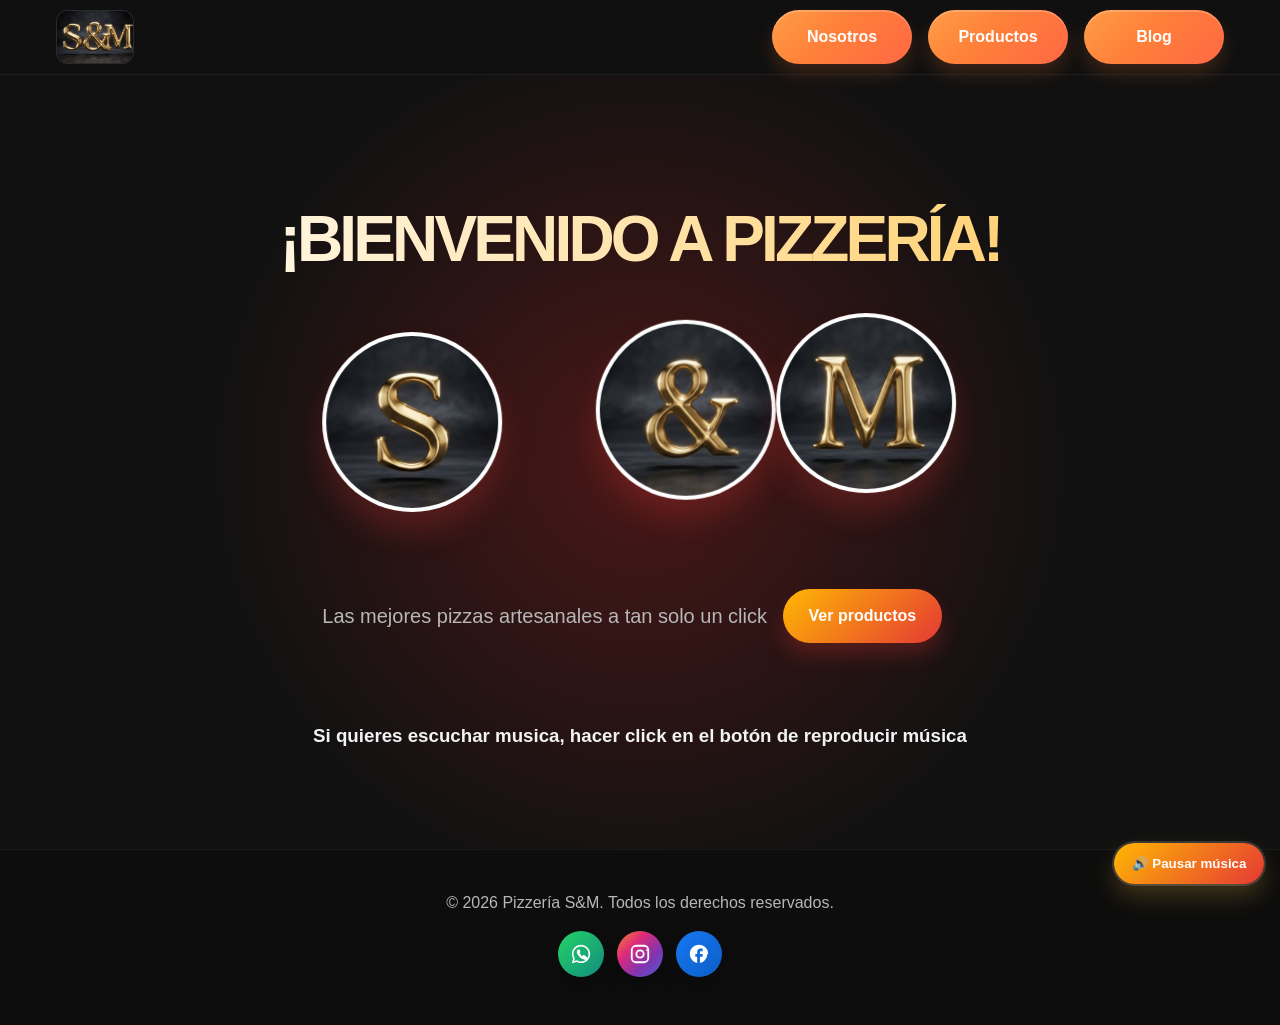
<file: index.html>
<!DOCTYPE html>
<html lang="es">
<head>
    <meta charset="UTF-8">
    <meta name="viewport" content="width=device-width, initial-scale=1.0">
    <title>Pizzería S&M</title>
    <link rel="stylesheet" href="styles.css/style.css">
</head>
<body>
    <header>
        <nav class="navbar">
            <a href="#inicio" class="nav-logo" aria-label="Inicio">
                <img src="img/logo.jpg" alt="Logo de Pizzería S&M" class="nav-brand-image">
            </a>
            <ul class="nav-menu">
                <li><a href="Nosotros.html" rel="noopener noreferrer">Nosotros</a></li>
                <li><a href="Productos.html" rel="noopener noreferrer">Productos</a></li>
                <li><a href="blog.html" rel="noopener noreferrer">Blog</a></li>
            </ul>
        </nav>
    </header>

    <section id="inicio" class="hero-section">
        <div class="hero-container">
            <h1 class="welcome-text">¡Bienvenido a Pizzería!</h1>
            <div class="pizza-logo-container" aria-label="Pizza de bienvenida">
                  
                <img src="img/letra s.jpg" alt="Letra S" class="pizza-logo pizza-logo--left">
                <img src="img/letra &.jpg" alt="Letra ampersand" class="pizza-logo pizza-logo--center">
                <img src="img/letra m.jpg" alt="Letra M" class="pizza-logo pizza-logo--right">
             
            </div>
            <div class="hero-subtitle-row">
                <p class="hero-subtitle">Las mejores pizzas artesanales a tan solo un click</p>
                <a href="Productos.html" class="hero-button">Ver productos</a><br>
                <br> <br><br> <br><br><br>
                <h3>Si quieres escuchar musica, hacer click en el botón de reproducir música</h3>
            </div>
        </div>
    </section>

    <footer>
        <div class="footer-content">
            <p>&copy; 2026 Pizzería S&M. Todos los derechos reservados.</p>
            <div class="footer-redes">
                <a href="https://wa.me/5491156386563?text=Hola%20quiero%20hacer%20mi%20pedido" target="_blank" rel="noopener noreferrer" class="footer-icon whatsapp" title="Escribinos por WhatsApp">
                    <svg viewBox="0 0 24 24" aria-hidden="true"><path fill="currentColor" d="M19.05 4.91A9.816 9.816 0 0 0 12.04 2c-5.46 0-9.91 4.45-9.91 9.91c0 1.75.46 3.45 1.32 4.95L2.05 22l5.25-1.38c1.45.79 3.08 1.21 4.74 1.21c5.46 0 9.91-4.45 9.91-9.91c0-2.65-1.03-5.14-2.9-7.01m-7.01 15.24c-1.48 0-2.93-.4-4.19-1.15l-.3-.18l-3.12.82l.83-3.04l-.2-.31a8.184 8.184 0 0 1-1.26-4.38c0-4.51 3.67-8.18 8.18-8.18c2.19 0 4.24.85 5.79 2.4c1.55 1.55 2.4 3.61 2.4 5.79c0 4.52-3.67 8.19-8.13 8.19m4.48-6.11c-.24-.12-1.44-.71-1.66-.79c-.23-.08-.39-.12-.56.12c-.17.25-.66.83-.81.99c-.15.17-.3.19-.54.07c-.24-.12-.11-.45-1.01-1.25c-.7-1.15-1.17-1.43-1.41-1.83c-.24-.4-.03-.62.09-.74c.11-.11.24-.29.36-.43c.12-.14.17-.24.25-.4c.08-.16.04-.31-.02-.43c-.06-.12-.56-1.35-.77-1.85c-.2-.5-.4-.43-.56-.44c-.16-.01-.35-.01-.55-.01c-.2 0-.53.07-.8.37c-.28.3-1.06 1.03-1.06 2.51c0 1.48 1.08 2.92 1.23 3.11c.15.19 2.12 3.24 5.14 4.54c.72.31 1.28.5 1.72.64c.72.23 1.38.2 1.9.12c.58-.09 1.44-.59 1.65-1.16c.21-.57.21-1.06.15-1.16c-.06-.1-.22-.16-.46-.28"/></svg>
                </a>
                <a href="#" target="_blank" rel="noopener noreferrer" class="footer-icon instagram" title="Seguinos en Instagram">
                    <svg viewBox="0 0 24 24" aria-hidden="true"><path fill="currentColor" d="M7.8 2h8.4C19.4 2 22 4.6 22 7.8v8.4a5.8 5.8 0 0 1-5.8 5.8H7.8C4.6 22 2 19.4 2 16.2V7.8A5.8 5.8 0 0 1 7.8 2m-.2 2A3.6 3.6 0 0 0 4 7.6v8.8A3.6 3.6 0 0 0 7.6 20h8.8a3.6 3.6 0 0 0 3.6-3.6V7.6A3.6 3.6 0 0 0 16.4 4zm11.65 2.75a.85.85 0 1 1 0 1.7a.85.85 0 0 1 0-1.7M12 7a5 5 0 1 1 0 10a5 5 0 0 1 0-10m0 2a3 3 0 1 0 0 6a3 3 0 0 0 0-6"/></svg>
                </a>
                <a href="#" target="_blank" rel="noopener noreferrer" class="footer-icon facebook" title="Dale me gusta en Facebook">
                    <svg viewBox="0 0 24 24" aria-hidden="true"><path fill="currentColor" d="M22 12c0-5.52-4.48-10-10-10S2 6.48 2 12c0 4.84 3.44 8.87 8 9.8V15H8v-3h2V9.5C10 7.57 11.57 6 13.5 6H16v3h-2c-.55 0-1 .45-1 1v2h3v3h-3v6.95c4.56-.93 8-4.96 8-9.85"/></svg>
                </a>
            </div>
        </div>
    </footer>

    <script src="js/index.js" defer></script>
</body>
</html>
</file>
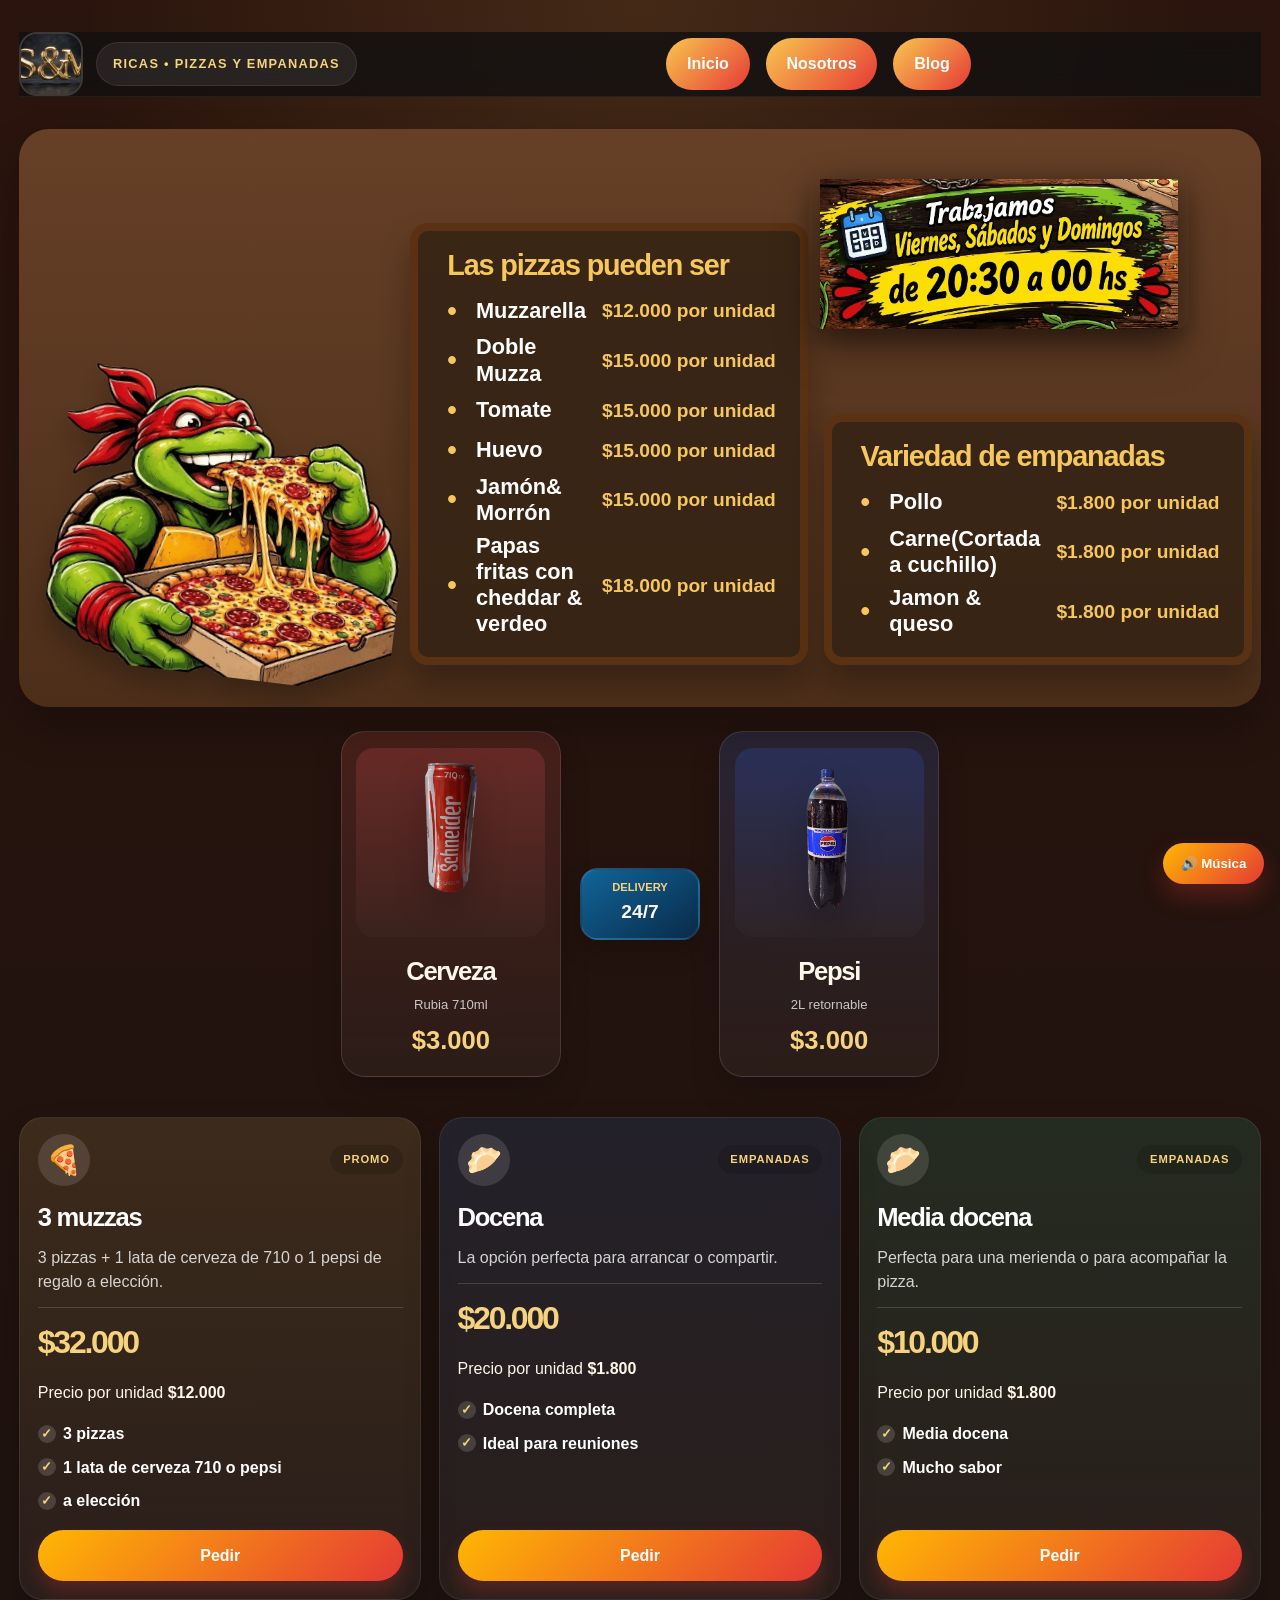
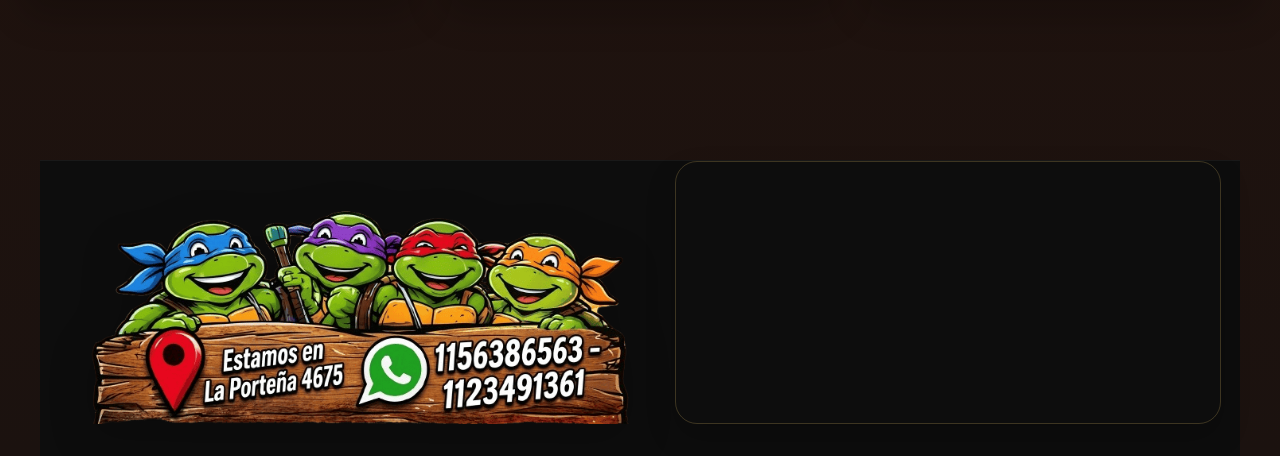
<file: Productos.html>
<!DOCTYPE html>
<html lang="es">
<head>
    <meta charset="UTF-8">
    <meta name="viewport" content="width=device-width, initial-scale=1.0">
    <title>Pizzería S&M</title>
    <link rel="stylesheet" href="styles.css/style.css">
</head>
<body class="productos-page">
    <main class="productos-shell">
        <header class="productos-header">
            <div class="header-brand">
                <img src="img/logo.jpg" alt="Logo de Pizzería S&M" class="header-logo">
                <div class="header-tag">Ricas • Pizzas y empanadas</div>
            </div>
            <div class="header-nav" aria-label="Navegación principal">
                <a class="header-home" href="index.html">Inicio</a>
                <a class="header-home" href="Nosotros.html">Nosotros</a>
                <a class="header-home" href="blog.html">Blog</a>
            </div>
        </header>
        

        <section class="hero-flyer hero-flyer--pizza-sign" aria-label="Promoción principal de la pizzería">
            <div class="pizza-sign-wrap">
                  <div class="promo-banner-wrapper">
                      <img src="img/banner-horarios.png" alt="Horarios de atención viernes, sábados y domingos" class="promo-banner-img">
                  </div>

                  <img src="img/tortuga1.png" alt="Tortuga ninja comiendo pizza" class="turtle-promo">

                  <div class="pizza-sign">
                      <h2>Las pizzas pueden ser</h2>
                      <ul class="pizza-sign__list">
                          <li><span>Muzzarella</span><strong>$12.000 por unidad</strong></li>
                          <li><span>Doble Muzza</span><strong>$15.000 por unidad</strong></li>
                          <li><span>Tomate</span><strong>$15.000 por unidad</strong></li>
                          <li><span>Huevo</span><strong>$15.000 por unidad</strong></li>
                          <li><span>Jamón& Morrón</span><strong>$15.000 por unidad</strong></li>
                          <li><span>Papas fritas con cheddar & verdeo</span><strong>$18.000 por unidad</strong></li>
                      </ul>
                  </div>

                  <div class="pizza-sign">
                      <h2>Variedad de empanadas</h2>
                      <ul class="pizza-sign__list">
                          <li><span>Pollo</span><strong>$1.800 por unidad</strong></li>
                          <li><span>Carne(Cortada a cuchillo)</span><strong>$1.800 por unidad</strong></li>
                          <li><span>Jamon & queso</span><strong>$1.800 por unidad</strong></li>
                      </ul>
                  </div>
            </div>
        </section>

        <div class="delivery-showcase" aria-label="Bebidas y delivery 24/7">
            <article class="drink-card drink-card--beer" aria-label="Cerveza Schneider rubia">
                <div class="drink-card__visual drink-card__visual--beer">
                    <img src="img/cerveza.png" alt="Cerveza Schneider" class="drink-image drink-image--beer">
                </div>
                <div class="drink-card__content">
                    <h3>Cerveza</h3>
                    <p>Rubia 710ml</p>
                    <strong class="drink-card__price">$3.000</strong>
                </div>
            </article>

            <div class="mini-feature mini-feature--center" aria-label="Delivery 24 horas">
                <strong>Delivery</strong>
                <span>24/7</span>
            </div>

            <article class="drink-card drink-card--pepsi" aria-label="Pepsi 2 litros">
                <div class="drink-card__visual drink-card__visual--pepsi">
                    <img src="img/pepsi.png" alt="Pepsi 2 litros" class="drink-image drink-image--pepsi">
                </div>
                <div class="drink-card__content">
                    <h3>Pepsi</h3>
                    <p>2L retornable</p>
                    <strong class="drink-card__price">$3.000</strong>
                </div>
            </article>
        </div>

        <section id="catalogo" class="catalog-grid" aria-label="Promociones principales"></section>
        <section id="toppings" class="info-grid" aria-label="Variedades de empanadas y tipos de pizzas"></section>
        <section id="contacto" class="info-grid" aria-label="Datos de contacto"></section>
    </main>

    <footer class="productos-footer">
        <div class="productos-footer__content">
            <img src="img/ubicacion-tortugas.png" alt="Ubicación de la pizzería con tortugas ninja" class="footer-location-image">
            <div class="contact-map" aria-label="Mapa de la dirección La Porteña 4675">
                <iframe src="https://www.google.com/maps/embed?pb=!1m18!1m12!1m3!1d13119.34629724788!2d-58.573565739080216!3d-34.70930172315595!2m3!1f0!2f0!3f0!3m2!1i1024!2i768!4f13.1!3m3!1m2!1s0x95bcc5fd9fd1fd6d%3A0xc3c6c3fccccf49b4!2sLa%20Porte%C3%B1a%204675%2C%20B1754EJG%20San%20Justo%2C%20Provincia%20de%20Buenos%20Aires!5e0!3m2!1ses!2sar!4v1793727052412!5m2!1ses!2sar" width="600" height="450" style="border:0;" allowfullscreen="" loading="lazy" referrerpolicy="strict-origin-when-cross-origin"></iframe>
            </div>
        </div>
    </footer>

    <script src="js/productos.js"></script>
    <script src="js/index.js" defer></script>
</body>
</html>
</file>
<file: styles.css/style.css>
:root {
  --bg-900: #111111;
  --bg-800: #1a1a1a;
  --card: #1d1d1d;
  --card-soft: rgba(255, 255, 255, 0.04);
  --text: #f3f3f3;
  --muted: #b7b7b7;
  --gold: #ffc857;
  --gold-strong: #ffb703;
  --red: #e53935;
  --red-strong: #d62f2f;
  --shadow: rgba(0, 0, 0, 0.25);
}

* {
  box-sizing: border-box;
  margin: 0;
  padding: 0;
}

html {
  scroll-behavior: smooth;
}

body {
  font-family: 'Poppins', 'Segoe UI', sans-serif;
  background: var(--bg-900);
  color: var(--text);
  line-height: 1.6;
  overflow-x: hidden;
  min-width: 320px;
}

a {
  color: inherit;
}

img {
  max-width: 100%;
  display: block;
}

header {
  position: sticky;
  top: 0;
  z-index: 1000;
  background: rgba(17, 17, 17, 0.8);
  backdrop-filter: blur(12px);
  border-bottom: 1px solid rgba(255, 255, 255, 0.06);
}

.navbar {
  max-width: 1200px;
  margin: 0 auto;
  padding: 0.6rem 1rem;
  display: flex;
  align-items: center;
  justify-content: space-between;
  gap: 1rem;
}

.nav-logo {
  display: inline-flex;
  align-items: center;
  justify-content: center;
  width: 78px;
  height: 54px;
  border-radius: 12px;
  overflow: hidden;
  background: rgba(255, 255, 255, 0.04);
  border: 1px solid rgba(255, 255, 255, 0.08);
}

.nav-brand-image {
  width: 100%;
  height: 100%;
  object-fit: cover;
}

.nav-menu {
  list-style: none;
  display: flex;
  align-items: center;
  justify-content: center;
  gap: 1rem;
  flex-wrap: wrap;
}

.nav-menu li {
  display: flex;
}

.nav-menu a {
  position: relative;
  display: inline-flex;
  align-items: center;
  justify-content: center;
  min-width: 140px;
  padding: 0.9rem 1.7rem;
  border-radius: 999px;
  color: #fff;
  text-decoration: none;
  font-weight: 800;
  background: linear-gradient(135deg, #ff9d45 0%, #ff7f39 45%, #ff6845 100%);
  box-shadow: inset 0 2px 0 rgba(255,255,255,0.2), 0 10px 18px rgba(255, 124, 52, 0.18);
  transition: transform 0.2s ease, box-shadow 0.2s ease;
}

.nav-menu a::after {
  display: none;
}

.nav-menu a:hover {
  color: #fff;
  transform: translateY(-2px);
  box-shadow: inset 0 2px 0 rgba(255,255,255,0.2), 0 14px 22px rgba(255, 124, 52, 0.26);
}

.hero-section {
  min-height: 86vh;
  display: flex;
  align-items: center;
  justify-content: center;
  padding: 4rem 1.2rem 2rem;
  background: radial-gradient(circle at center, rgba(98, 26, 26, 0.7), rgba(17, 17, 17, 0.96) 58%);
}

.hero-container {
  max-width: 1200px;
  width: 100%;
  text-align: center;
}

.welcome-text {
  font-size: clamp(2.8rem, 5vw, 4.6rem);
  line-height: 1.1;
  letter-spacing: -0.06em;
  font-weight: 900;
  text-transform: uppercase;
  background: linear-gradient(90deg, #ffffff, var(--gold));
  -webkit-background-clip: text;
  background-clip: text;
  color: transparent;
}

.pizza-logo-container {
  display: flex;
  justify-content: center;
  align-items: center;
  gap: 2rem;
  margin: 3rem 0 1.5rem;
  perspective: 1200px;
}

.pizza-logo {
  width: 180px;
  height: 180px;
  border-radius: 50%;
  object-fit: cover;
  border: 4px solid rgba(255, 255, 255, 0.2);
  box-shadow: 0 20px 30px rgba(229, 57, 53, 0.22);
  background: #fff;
  will-change: transform;
  animation: floatPizza 8s ease-in-out infinite;
}

.pizza-logo--left {
  transform: translateX(-24px);
}

.pizza-logo--right {
  transform: translateX(24px);
}

@keyframes floatPizza {
  0%, 100% {
    transform: rotateY(0deg) rotateX(10deg) translateY(0) scale(1);
  }
  25% {
    transform: rotateY(90deg) rotateX(12deg) translateY(-6px) scale(1.02);
  }
  50% {
    transform: rotateY(180deg) rotateX(14deg) translateY(0) scale(1.04);
  }
  75% {
    transform: rotateY(270deg) rotateX(12deg) translateY(-6px) scale(1.02);
  }
}

.hero-subtitle-row {
  display: flex;
  justify-content: center;
  align-items: center;
  gap: 1rem;
  flex-wrap: wrap;
  margin-top: 1.5rem;
}

.hero-subtitle {
  color: var(--muted);
  font-size: 1.25rem;
  font-weight: 300;
  max-width: 640px;
}

.hero-button {
  display: inline-flex;
  align-items: center;
  justify-content: center;
  padding: 0.9rem 1.6rem;
  border-radius: 999px;
  text-decoration: none;
  background: linear-gradient(135deg, var(--gold-strong), var(--red));
  color: #fff;
  font-weight: 800;
  box-shadow: 0 12px 20px rgba(229, 57, 53, 0.25);
  transition: transform 0.2s ease, box-shadow 0.2s ease;
}

.hero-button:hover {
  transform: translateY(-2px);
  box-shadow: 0 16px 24px rgba(229, 57, 53, 0.35);
}

@media (max-width: 980px) {
  .navbar {
    flex-direction: column;
    align-items: center;
    justify-content: center;
  }

  .nav-menu {
    width: 100%;
    justify-content: center;
  }

  .nav-menu a {
    min-width: 0;
    flex: 1 1 180px;
  }

  .hero-subtitle-row {
    flex-direction: column;
    align-items: center;
  }

  .hero-subtitle {
    max-width: 100%;
  }

  .about-container {
    grid-template-columns: 1fr;
  }
}

@media (max-width: 640px) {
  .navbar {
    padding: 0.7rem 0.75rem;
  }

  .nav-logo {
    width: 72px;
    height: 52px;
  }

  .nav-menu {
    gap: 0.6rem;
  }

  .nav-menu a {
    width: 100%;
    min-width: 0;
    padding: 0.8rem 1rem;
  }

  .hero-section {
    padding: 2.8rem 0.8rem 1.5rem;
  }

  .welcome-text {
    font-size: clamp(2.1rem, 12vw, 3.1rem);
  }

  .pizza-logo-container {
    gap: 0.7rem;
    margin: 2rem 0 1rem;
  }

  .pizza-logo {
    width: 110px;
    height: 110px;
  }

  .pizza-logo--left {
    transform: translateX(-8px);
  }

  .pizza-logo--right {
    transform: translateX(8px);
  }

  .hero-subtitle {
    font-size: 1rem;
  }

  .hero-button {
    width: 100%;
  }

  .section,
  .product-section,
  .about-section,
  .productos-shell {
    padding-left: 0.8rem;
    padding-right: 0.8rem;
  }

  .blog-grid {
    grid-template-columns: 1fr;
  }

  .poster-card {
    flex-basis: 82vw;
  }

  .footer-icon {
    width: 42px;
    height: 42px;
  }

  .music-toggle {
    right: 0.7rem;
    bottom: 0.7rem;
    padding: 0.7rem 1rem;
    font-size: 0.8rem;
  }
}

.about-section {
  padding: 5rem 1.2rem 6rem;
  background: linear-gradient(180deg, rgba(18, 18, 18, 0.96), rgba(54, 27, 26, 0.9));
}

.about-container {
  max-width: 1200px;
  margin: 0 auto;
  display: grid;
  grid-template-columns: 1.15fr 0.85fr;
  align-items: center;
  gap: 3rem;
}

.about-kicker {
  font-size: 0.8rem;
  text-transform: uppercase;
  letter-spacing: 0.18rem;
  color: var(--gold);
  font-weight: 800;
  margin-bottom: 1rem;
}

.about-text h2 {
  font-size: clamp(2.2rem, 4vw, 3.2rem);
  line-height: 1.1;
  margin-bottom: 1.2rem;
}

.about-text p {
  color: var(--muted);
  margin-bottom: 1rem;
  font-size: 1.04rem;
}

.about-image-wrap {
  position: relative;
  overflow: hidden;
  border-radius: 28px;
  border: 2px solid rgba(255, 193, 7, 0.2);
  box-shadow: 0 24px 45px rgba(0, 0, 0, 0.3);
}

.about-image {
  width: 100%;
  height: 520px;
  object-fit: cover;
  display: block;
}

.section {
  max-width: 1200px;
  margin: 0 auto;
  padding: 5rem 1.2rem 1rem;
  text-align: center;
}

.section h2 {
  font-size: clamp(2.3rem, 4vw, 3.2rem);
  margin-bottom: 2rem;
}

.blog-grid {
  display: grid;
  grid-template-columns: repeat(auto-fit, minmax(300px, 1fr));
  gap: 2rem;
}

.blog-card {
  background: rgba(255, 255, 255, 0.04);
  border: 1px solid rgba(255, 255, 255, 0.06);
  border-radius: 24px;
  overflow: hidden;
  text-align: left;
  transition: transform 0.2s ease;
}

.blog-card:hover {
  transform: translateY(-4px);
}

.blog-img,
.video-container {
  width: 100%;
  height: 260px;
  object-fit: cover;
  background: #000;
}

.video-container iframe {
  width: 100%;
  height: 100%;
  border: 0;
}

.blog-banner {
  display: flex;
  justify-content: flex-end;
  align-items: center;
  gap: 0.75rem;
  margin: 1rem 0 2rem;
  padding: 0;
}

.blog-banner__image {
  display: block;
  width: auto;
  max-height: 260px;
  object-fit: contain;
  border: 0;
  box-shadow: none;
  background: transparent;
}

.blog-banner__image--schedule {
  max-width: 46%;
}

.blog-banner__image--turtle {
  max-width: 34%;
}

.blog-content {
  padding: 1.5rem;
}

.blog-content h3 {
  margin-bottom: 0.75rem;
  font-size: 1.35rem;
}

.blog-content p {
  color: var(--muted);
}

.product-section {
  max-width: 1300px;
  margin: 0 auto;
  padding: 3rem 1.2rem 1rem;
}

.product-gallery {
  display: flex;
  align-items: flex-end;
  justify-content: flex-start;
  gap: 1rem;
  overflow-x: auto;
  padding: 1rem 0 0.5rem;
  scrollbar-width: none;
  cursor: grab;
  user-select: none;
}

.product-gallery::-webkit-scrollbar {
  display: none;
}

.product-gallery.dragging {
  cursor: grabbing;
}

.poster-card {
  flex: 0 0 290px;
  background: var(--card);
  border-radius: 22px;
  padding: 1rem;
  border: 1px solid rgba(255, 255, 255, 0.05);
  opacity: 0.7;
  transform: scale(0.92) rotate(-2deg);
  transition: transform 0.25s ease, opacity 0.25s ease, box-shadow 0.25s ease;
}

.poster-card.active {
  opacity: 1;
  transform: scale(1.04) rotate(0deg);
  box-shadow: 0 20px 30px rgba(0, 0, 0, 0.28);
}

.product-card {
  display: flex;
  flex-direction: column;
  min-height: 100%;
}

.product-image-wrap {
  width: 100%;
  border-radius: 18px;
  overflow: hidden;
  margin-bottom: 1rem;
}

.product-image {
  width: 100%;
  height: 320px;
  object-fit: cover;
}

.product-card h3 {
  margin: 0.4rem 0;
  color: var(--gold);
  font-size: 1.5rem;
}

.product-card p {
  color: var(--muted);
  margin-bottom: 1rem;
}

.product-price {
  display: inline-block;
  color: var(--gold-strong);
  font-size: 1.2rem;
  font-weight: 800;
  margin-bottom: 0.7rem;
}

.product-button {
  display: inline-flex;
  align-items: center;
  justify-content: center;
  width: 100%;
  padding: 0.8rem 1rem;
  border-radius: 999px;
  background: linear-gradient(135deg, var(--gold-strong), var(--red));
  color: #fff;
  text-decoration: none;
  font-weight: 800;
  box-shadow: 0 10px 18px rgba(229, 57, 53, 0.24);
}

.product-button:hover {
  transform: translateY(-2px);
}

footer {
  background: #0d0d0d;
  padding: 2.5rem 1rem 3rem;
  border-top: 1px solid rgba(255, 255, 255, 0.05);
}

.footer-content {
  max-width: 1200px;
  margin: 0 auto;
  display: flex;
  flex-direction: column;
  align-items: center;
  gap: 1rem;
}

.footer-content p {
  color: var(--muted);
}

.footer-redes {
  display: flex;
  gap: 0.8rem;
  justify-content: center;
  flex-wrap: wrap;
}

.footer-icon {
  width: 46px;
  height: 46px;
  border-radius: 50%;
  display: inline-flex;
  align-items: center;
  justify-content: center;
  color: #fff;
  text-decoration: none;
  box-shadow: 0 12px 18px rgba(0, 0, 0, 0.2);
  transition: transform 0.2s ease;
}

.footer-icon svg {
  width: 22px;
  height: 22px;
}

.footer-icon:hover {
  transform: translateY(-3px);
}

.footer-icon.whatsapp {
  background: linear-gradient(135deg, #25d366, #128c7e);
}

.footer-icon.instagram {
  background: linear-gradient(135deg, #f58529, #dd2a7b, #8134af, #515bd4);
}

.footer-icon.facebook {
  background: linear-gradient(135deg, #1877f2, #0b5fc7);
}

.music-toggle {
  position: fixed;
  right: 1rem;
  bottom: 1rem;
  z-index: 2000;
  border: 0;
  border-radius: 999px;
  background: linear-gradient(135deg, var(--gold-strong), var(--red));
  color: #fff;
  padding: 0.8rem 1.1rem;
  font-weight: 800;
  box-shadow: 0 12px 24px rgba(229, 57, 53, 0.28);
  cursor: pointer;
}

.music-toggle.is-playing {
  box-shadow: 0 0 0 2px rgba(255, 255, 255, 0.15), 0 12px 24px rgba(255, 194, 74, 0.22);
}

body.productos-page {
  background:
    radial-gradient(circle at top, rgba(247, 196, 90, 0.12), transparent 26%),
    linear-gradient(180deg, #2b140d, #1b120f);
  min-height: 100vh;
  color: #fef7ea;
}

.productos-shell {
  max-width: 1300px;
  margin: 0 auto;
  padding: 2rem 1.2rem 4rem;
}

.productos-header {
  display: flex;
  align-items: center;
  justify-content: space-between;
  gap: 1.2rem;
  margin-bottom: 2rem;
  flex-wrap: wrap;
}

.header-nav {
  display: flex;
  align-items: center;
  justify-content: center;
  gap: 1rem;
  flex: 1;
  flex-wrap: wrap;
}

.header-brand {
  display: inline-flex;
  align-items: center;
  gap: 0.8rem;
}

.header-logo {
  width: 64px;
  height: 64px;
  border-radius: 18px;
  background: rgba(255, 255, 255, 0.06);
  border: 2px solid rgba(255, 255, 255, 0.12);
  object-fit: cover;
  animation: spinLogo 3s linear infinite;
}

@keyframes spinLogo {
  0% { transform: rotateY(0deg); }
  50% { transform: rotateY(180deg); }
  100% { transform: rotateY(360deg); }
}

.header-tag {
  padding: 0.7rem 1rem;
  border-radius: 999px;
  background: rgba(255, 255, 255, 0.08);
  border: 1px solid rgba(255, 255, 255, 0.08);
  font-size: 0.8rem;
  font-weight: 800;
  letter-spacing: 0.1em;
  text-transform: uppercase;
  color: #f7d37d;
}

.header-home {
  display: inline-flex;
  align-items: center;
  justify-content:flex-start;
  padding: 0.8rem 1.3rem ;
  border-radius: 1000px;
  text-decoration: none;
  background: linear-gradient(135deg, #f9c74f, #e53935);
  color: #ffffff;
  font-weight: 800;
}

.hero-flyer {
  position: relative;
  display: block;
  align-items: center;
  padding: 2rem 1.5rem;
  border-radius: 30px;
  background: linear-gradient(135deg, rgba(4, 103, 186, 0.25), rgba(0, 0, 0, 0.1)), linear-gradient(180deg, #f6d783 0%, #f2bf53 32%, #f4d793 100%);
  box-shadow: 0 20px 40px rgba(0, 0, 0, 0.25);
  border: 4px solid rgba(255, 255, 255, 0.18);
  overflow: hidden;
}

.hero-flyer--pizza-sign {
  background:
    linear-gradient(rgba(20, 11, 8, 0.2), rgba(20, 11, 8, 0.2)),
    linear-gradient(180deg, #7b4d2e 0%, #5a371e 100%);
  border: 0;
}

.pizza-sign-wrap {
  position: relative;
  display: flex;
  align-items: flex-end;
  justify-content: center;
  min-height: 440px;
  width: 100%;
  gap: 1rem;
  padding-top: 4.5rem;
}

.promo-banner-wrapper {
  position: absolute;
  top: 18px;
  right: 4%;
  left: auto;
  width: min(35%, 380px);
  display: flex;
  justify-content: center;
  z-index: 5;
  filter: drop-shadow(0 12px 18px rgba(0, 0, 0, 0.38));
}

.promo-banner-img {
  width: 100%;
  max-height: 150px;
  object-fit: contain;
  display: block;
  filter: drop-shadow(0 8px 18px rgba(0, 0, 0, 0.22));
  border-radius: 14px;
  box-shadow: 0 10px 20px rgba(0, 0, 0, 0.16);
}

.turtle-promo {
  position: relative;
  z-index: 2;
  width: min(350px, 34%);
  height: auto;
  object-fit: contain;
  margin-left: 1rem;
  transform: rotate(7deg) translateX(12px);
  filter: drop-shadow(0 14px 12px rgba(0, 0, 0, 0.25));
}

.pizza-sign {
  position: relative;
  z-index: 3;
  width: min(530px, 53%);
  background: rgba(54, 36, 20, 0.9);
  border: 8px solid rgba(94, 52, 18, 0.9);
  border-radius: 18px;
  box-shadow: 0 18px 30px rgba(0, 0, 0, 0.28);
  padding: 1.2rem 1.5rem 1.2rem 1.8rem;
  transform: translateY(-10px);
}

.pizza-sign h2 {
  margin: 0 0 0.8rem;
  color: #f6c75d;
  font-size: clamp(1.8rem, 2vw, 3rem);
  line-height: 1.1;
  letter-spacing: -0.04em;
  text-align: left;
}

@media (max-width: 980px) {
  .pizza-sign-wrap {
    flex-direction: column;
    align-items: center;
    padding-top: 5rem;
  }

  .turtle-promo {
    width: min(280px, 75%);
    margin-left: 0;
    transform: none;
  }

  .pizza-sign {
    width: min(100%, 620px);
  }
}

.pizza-sign__list {
  list-style: none;
  padding: 0;
  margin: 0;
  display: grid;
  gap: 0.45rem;
}

.pizza-sign__list li {
  display: flex;
  align-items: center;
  justify-content: space-between;
  gap: 1rem;
  color: #fff;
  font-size: clamp(1.05rem, 1.7vw, 1.5rem);
  font-weight: 700;
  line-height: 1.2;
}

.pizza-sign__list li::before {
  content: '•';
  color: #f6c75d;
  font-size: 1.7rem;
  margin-right: 0.2rem;
}

.pizza-sign__list li span {
  flex: 1;
  min-width: 0;
}

.pizza-sign__list li strong {
  color: #f6c75d;
  font-size: clamp(0.9rem, 1.5vw, 1.2rem);
  white-space: nowrap;
}

.delivery-showcase {
  display: flex;
  align-items: center;
  justify-content: center;
  gap: 1.2rem;
  margin-top: 1.5rem;
  flex-wrap: wrap;
}

.drink-card {
  display: flex;
  flex-direction: column;
  align-items: center;
  justify-content: flex-end;
  width: min(220px, 32vw);
  min-height: 270px;
  padding: 1rem 0.9rem 0.9rem;
  border-radius: 24px;
  background: rgba(255, 255, 255, 0.06);
  border: 1px solid rgba(255, 255, 255, 0.12);
  box-shadow: 0 16px 30px rgba(0, 0, 0, 0.18);
  transition: transform 0.25s ease, box-shadow 0.25s ease;
}

.drink-card:hover {
  transform: translateY(-10px) rotate(-1deg);
  box-shadow: 0 26px 40px rgba(0, 0, 0, 0.24);
}

.drink-card--beer {
  background: linear-gradient(180deg, rgba(255, 96, 96, 0.16), rgba(255,255,255,0.04));
}

.drink-card--pepsi {
  background: linear-gradient(180deg, rgba(64, 124, 255, 0.16), rgba(255,255,255,0.04));
}

.drink-card__visual {
  position: relative;
  display: flex;
  align-items: center;
  justify-content: center;
  width: 100%;
  min-height: 175px;
  padding: 0.6rem;
  border-radius: 18px;
  margin-bottom: 0.9rem;
  overflow: hidden;
  background: rgba(255, 255, 255, 0.02);
}

.drink-card__visual--beer {
  background: linear-gradient(180deg, rgba(255, 94, 94, 0.18), rgba(255,255,255,0.02));
}

.drink-card__visual--pepsi {
  background: linear-gradient(180deg, rgba(46, 104, 255, 0.18), rgba(255,255,255,0.02));
}

.drink-image {
  display: block;
  width: 100%;
  height: 170px;
  object-fit: contain;
  transition: transform 0.28s ease, filter 0.28s ease;
  filter: drop-shadow(0 18px 16px rgba(0, 0, 0, 0.22));
}

.drink-card:hover .drink-image {
  transform: translateY(-8px) scale(1.04);
  filter: drop-shadow(0 22px 22px rgba(0, 0, 0, 0.28));
}

.drink-card__content {
  text-align: center;
}

.drink-card h3 {
  margin: 0;
  font-size: clamp(1.4rem, 2vw, 1.8rem);
  letter-spacing: -0.05em;
}

.drink-card p {
  margin: 0.1rem 0 0.35rem;
  color: rgba(255,255,255,0.75);
  font-size: 0.82rem;
}

.drink-card__price {
  display: inline-block;
  color: #f7d37d;
  font-size: clamp(1.2rem, 2vw, 1.7rem);
  font-weight: 900;
}

.mini-feature {
  display: flex;
  flex-direction: column;
  align-items: center;
  justify-content: center;
  width: 120px;
  min-height: 70px;
  padding: 0.6rem;
  border-radius: 18px;
  background: linear-gradient(145deg, rgba(14, 112, 173, 0.88), rgba(8, 45, 78, 0.92));
  border: 2px solid rgba(255, 255, 255, 0.08);
  box-shadow: 0 12px 24px rgba(0, 0, 0, 0.2);
}

.mini-feature strong {
  font-size: 0.7rem;
  text-transform: uppercase;
  color: #f7d37d;
}

.mini-feature span {
  font-size: 1.2rem;
  font-weight: 900;
}

.catalog-grid {
  display: grid;
  grid-template-columns: repeat(3, minmax(220px, 1fr));
  gap: 1.1rem;
  margin-top: 2.5rem;
}

.product-card {
  position: relative;
  display: flex;
  flex-direction: column;
  min-height: 360px;
  border-radius: 24px;
  overflow: hidden;
  background: rgba(255, 255, 255, 0.06);
  border: 1px solid rgba(255, 255, 255, 0.08);
  box-shadow: 0 18px 35px rgba(0, 0, 0, 0.2);
}

.product-card--accent { background: linear-gradient(180deg, rgba(255, 219, 126, 0.12), rgba(255,255,255,0.05)); }
.product-card--blue { background: linear-gradient(180deg, rgba(42, 139, 247, 0.12), rgba(255,255,255,0.05)); }
.product-card--green { background: linear-gradient(180deg, rgba(54, 227, 166, 0.12), rgba(255,255,255,0.05)); }

.product-card__top {
  display: flex;
  align-items: center;
  justify-content: space-between;
  padding: 1rem 1.1rem 0.5rem;
}

.product-emoji {
  width: 52px;
  height: 52px;
  display: inline-flex;
  align-items: center;
  justify-content: center;
  border-radius: 50%;
  font-size: 1.8rem;
  background: rgba(255,255,255,0.12);
}

.product-tag {
  padding: 0.35rem 0.8rem;
  border-radius: 999px;
  background: rgba(0, 0, 0, 0.15);
  color: #f7d37d;
  font-size: 0.7rem;
  font-weight: 900;
  letter-spacing: 0.08em;
  text-transform: uppercase;
}

.product-card__body {
  padding: 0 1.1rem 1rem;
  flex: 1 1 auto;
}

.product-card h3 {
  margin: 0.2rem 0 0.5rem;
  font-size: clamp(1.5rem, 2vw, 2.2rem);
  letter-spacing: -0.05em;
  color: #fff;
}

.product-card p {
  margin: 0;
  color: rgba(255,255,255,0.8);
  line-height: 1.5;
}

.product-price {
  display: block;
  margin-top: 0.8rem;
  padding-top: 0.6rem;
  border-top: 1px solid rgba(255,255,255,0.15);
  font-size: 2rem;
  font-weight: 900;
  letter-spacing: -0.07em;
  color: #f7d37d;
}

.product-list {
  list-style: none;
  display: grid;
  gap: 0.5rem;
  margin-top: 1rem;
}

.product-list li {
  display: flex;
  align-items: center;
  gap: 0.45rem;
  color: #fff;
  font-weight: 700;
}

.product-list li::before {
  content: '✓';
  display: inline-flex;
  align-items: center;
  justify-content: center;
  width: 18px;
  height: 18px;
  border-radius: 50%;
  background: rgba(255,255,255,0.15);
  color: #f7d37d;
  font-size: 0.8rem;
}

.product-card__footer {
  padding: 0 1.1rem 1.1rem;
}

.info-grid {
  display: grid;
  grid-template-columns: 1.1fr 0.9fr;
  gap: 1rem;
  margin-top: 2rem;
}

.info-panel {
  padding: 1.3rem;
  border-radius: 24px;
  background: rgba(255,255,255,0.05);
  border: 1px solid rgba(255,255,255,0.08);
  box-shadow: 0 18px 35px rgba(0,0,0,0.2);
}

.info-panel h3 {
  margin-bottom: 0.8rem;
  font-size: 1.7rem;
  color: #f7d37d;
}

.info-list {
  display: grid;
  gap: 0.8rem;
  padding-left: 1rem;
  color: #fff;
  font-weight: 700;
}

.info-panel--empanadas {
  background: rgba(43, 26, 17, 0.9);
  border: 1px solid rgba(255, 214, 117, 0.12);
}

.info-panel--pizza {
  background: rgba(33, 22, 17, 0.9);
  border: 1px solid rgba(255, 214, 117, 0.12);
}

.info-list--simple {
  list-style: none;
  padding-left: 0;
  gap: 0.8rem;
}

.info-list--simple li {
  display: flex;
  align-items: center;
  gap: 0.75rem;
  color: #fff;
  font-size: clamp(1.05rem, 2vw, 1.7rem);
  font-weight: 700;
  line-height: 1.4;
}

.info-list--simple li::before {
  content: '•';
  color: #f7d37d;
  font-size: 1.7rem;
  line-height: 1;
}

.info-list--pizza {
  list-style: none;
  padding-left: 0;
  gap: 0.8rem;
}

.info-list--pizza li {
  display: flex;
  align-items: center;
  gap: 0.75rem;
  padding: 0.3rem 0;
  color: #fff;
  font-size: clamp(1.05rem, 2vw, 1.55rem);
  font-weight: 700;
}

.info-bullet {
  color: #f7d37d;
  font-size: 1.5rem;
  line-height: 1;
}

.info-name {
  flex: 1;
  min-width: 0;
}

.info-price {
  color: #f7d37d;
  font-size: 1rem;
  font-weight: 800;
  white-space: nowrap;
}

.info-panel.contact-box {
  position: relative;
  margin-top: 2rem;
  padding: 2rem 2.25rem;
  border-radius: 28px;
  background: linear-gradient(135deg, rgba(46, 25, 18, 0.96), rgba(18, 12, 11, 0.96));
  border: 1px solid rgba(255, 214, 117, 0.28);
  box-shadow: 0 18px 40px rgba(0, 0, 0, 0.32), inset 0 1px 0 rgba(255,255,255,0.06);
}

.contact-box__label {
  display: inline-block;
  margin-bottom: 0.7rem;
  color: #f7c75e;
  font-size: 0.82rem;
  font-weight: 900;
  letter-spacing: 0.16em;
  text-transform: uppercase;
}

.contact-box__title {
  margin: 0;
  color: #f7c75e;
  font-size: clamp(2.3rem, 4vw, 3.8rem);
  line-height: 1.05;
  letter-spacing: -0.06em;
}

.contact-box__content {
  display: grid;
  grid-template-columns: 1.2fr 0.8fr;
  gap: 1.5rem;
  align-items: center;
}

.contact-box__details {
  min-width: 0;
}

.productos-footer {
  max-width: 1200px;
  margin: 2rem auto 0;
  padding: 0 1.2rem 2rem;
}

.productos-footer__content {
  display: grid;
  grid-template-columns: 1.1fr 1fr;
  gap: 1rem;
  align-items: stretch;
}

.footer-location-image {
  width: 100%;
  height: 100%;
  max-height: 290px;
  object-fit: contain;
  display: block;
  filter: drop-shadow(0 12px 22px rgba(0, 0, 0, 0.22));
}

.contact-map {
  width: 100%;
  min-height: 240px;
  border-radius: 22px;
  overflow: hidden;
  border: 1px solid rgba(255, 214, 117, 0.2);
  box-shadow: 0 14px 30px rgba(0, 0, 0, 0.2);
}

.contact-map iframe {
  width: 100%;
  height: 100%;
  min-height: 240px;
  border: 0;
  display: block;
}

.contact-box__meta {
  display: flex;
  flex-wrap: wrap;
  gap: 0.9rem 1.4rem;
  align-items: center;
  margin-top: 1rem;
}

.contact-box__item {
  display: inline-flex;
  align-items: center;
  flex-wrap: wrap;
  gap: 0.35rem;
  color: #f8f2ea;
  font-size: 1.05rem;
}

.contact-box__text {
  color: #f7c75e;
  font-weight: 900;
}

.contact-box__item a {
  color: #4db3ff;
  text-decoration: none;
}

@media (max-width: 900px) {
  .about-container,
  .info-grid,
  .hero-flyer,
  .catalog-grid,
  .contact-box__content {
    grid-template-columns: 1fr;
  }

  .about-container {
    display: grid;
  }

  .hero-flyer {
    text-align: center;
  }
}

@media (max-width: 700px) {
  body.productos-page {
    min-width: 320px;
  }

  .productos-shell {
    padding-left: 0.8rem;
    padding-right: 0.8rem;
  }

  .productos-header {
    flex-direction: column;
    align-items: stretch;
  }

  .header-brand {
    justify-content: center;
    flex-wrap: wrap;
  }

  .header-nav {
    width: 100%;
    display: grid;
    grid-template-columns: 1fr;
    gap: 0.7rem;
  }

  .header-home {
    width: 100%;
    justify-content: center;
    padding: 0.85rem 1rem;
  }

  .promo-banner-wrapper {
    position: static;
    width: 100%;
    margin-bottom: 1rem;
  }

  .pizza-sign-wrap {
    display: flex;
    flex-direction: column;
    align-items: center;
    gap: 1rem;
    padding-top: 1rem;
  }

  .turtle-promo {
    width: min(220px, 70%);
    margin-left: 0;
    transform: none;
  }

  .pizza-sign {
    width: 100%;
    padding: 1rem 1rem 1rem 1.2rem;
    transform: none;
  }

  .pizza-sign h2 {
    font-size: 1.6rem;
    text-align: center;
  }

  .pizza-sign__list li {
    display: block;
    line-height: 1.4;
  }

  .pizza-sign__list li::before {
    display: inline-block;
    margin-right: 0.35rem;
  }

  .pizza-sign__list li strong {
    display: block;
    margin-top: 0.2rem;
    white-space: normal;
  }

  .delivery-showcase {
    flex-direction: column;
  }

  .drink-card {
    width: 100%;
    max-width: 320px;
    min-height: auto;
  }

  .mini-feature {
    width: min(180px, 100%);
  }

  .catalog-grid,
  .info-grid,
  .productos-footer__content,
  .contact-box__content {
    grid-template-columns: 1fr;
  }

  .catalog-grid {
    margin-top: 1.5rem;
  }

  .product-card {
    min-height: auto;
  }

  .product-card h3 {
    font-size: 1.5rem;
  }

  .product-price {
    font-size: 1.5rem;
  }

  .info-panel,
  .info-panel.contact-box {
    padding-left: 1rem;
    padding-right: 1rem;
  }

  .info-list--simple li,
  .info-list--pizza li {
    align-items: flex-start;
  }

  .contact-box__title {
    font-size: 2.2rem;
  }

  .contact-box__meta {
    flex-direction: column;
    align-items: flex-start;
  }

  .productos-footer {
    padding-left: 0.8rem;
    padding-right: 0.8rem;
  }

  .navbar {
    flex-direction: column;
  }

  .nav-menu {
    gap: 1rem;
    flex-wrap: wrap;
    justify-content: center;
  }

  .pizza-logo-container {
    gap: 1rem;
  }

  .pizza-logo {
    width: 120px;
    height: 120px;
  }

  .music-toggle {
    right: 0.8rem;
    bottom: 0.8rem;
    font-size: 0.85rem;
  }
}
</file>
